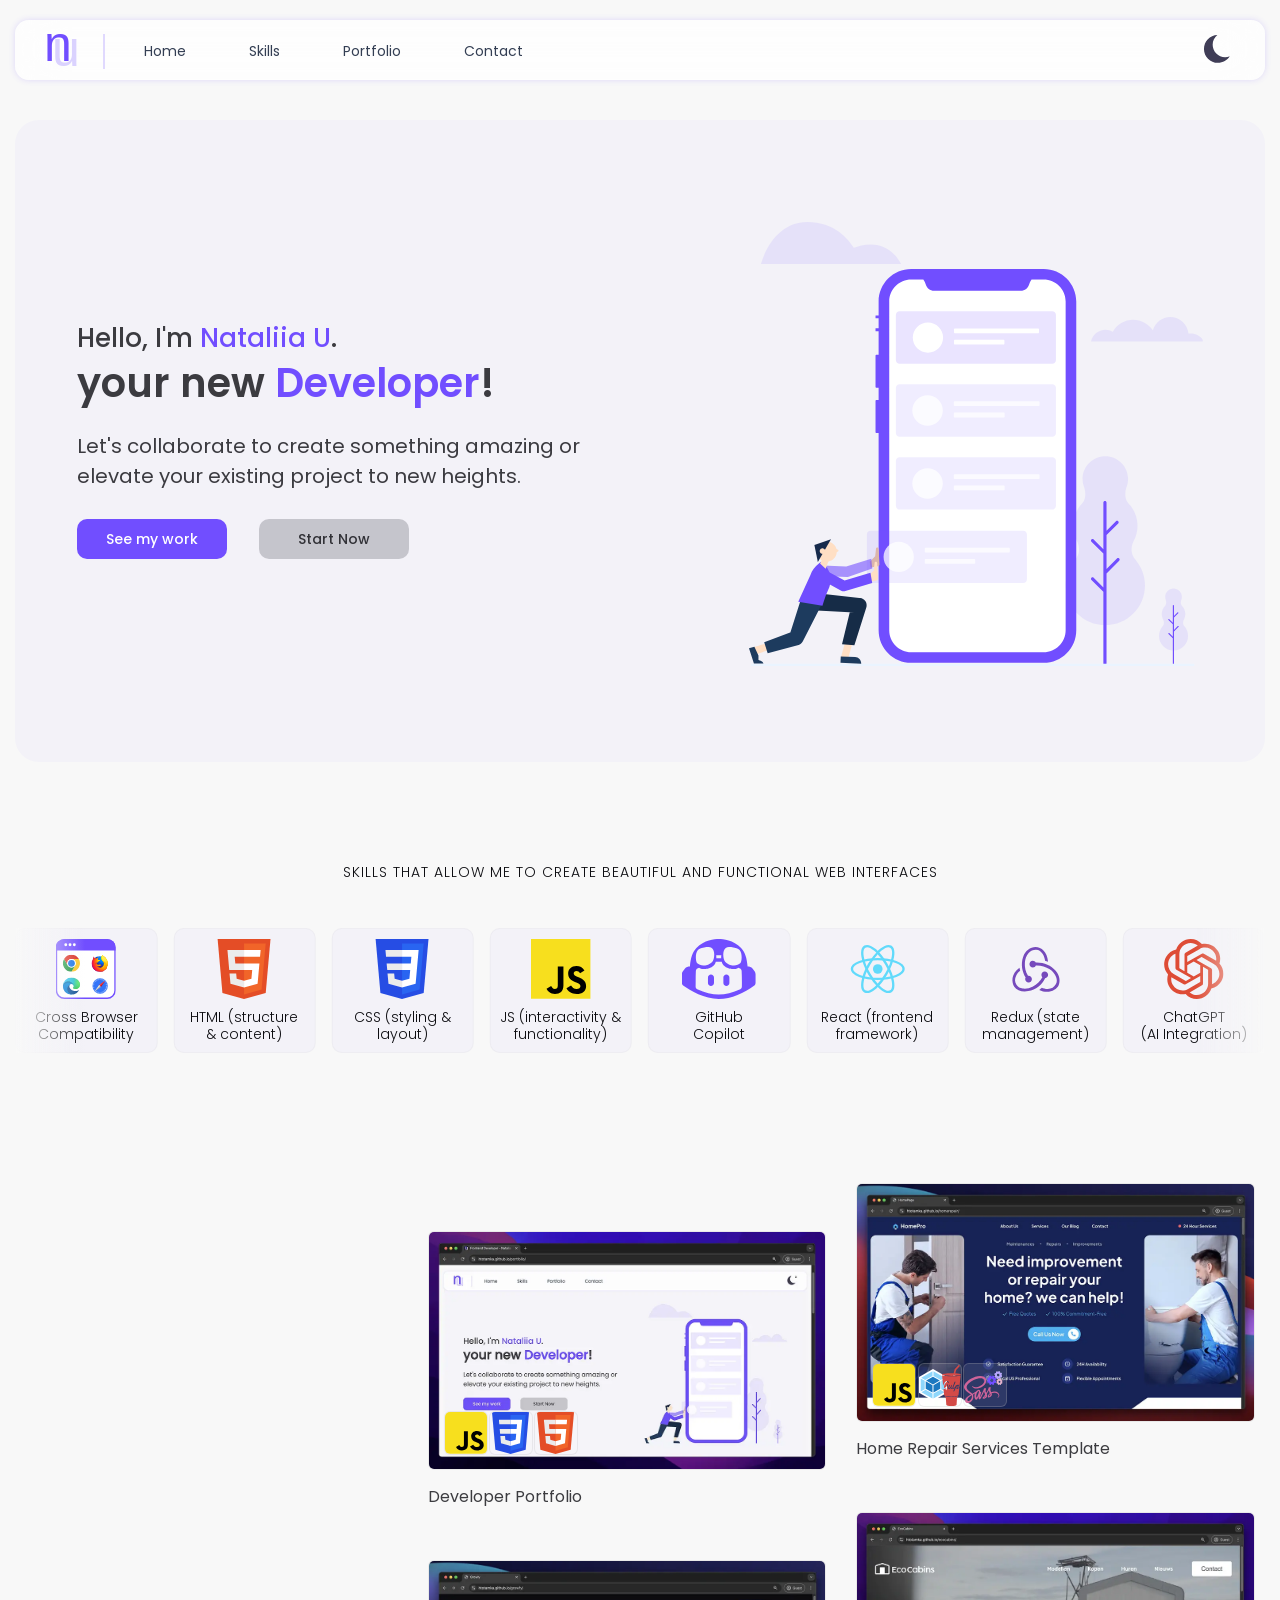
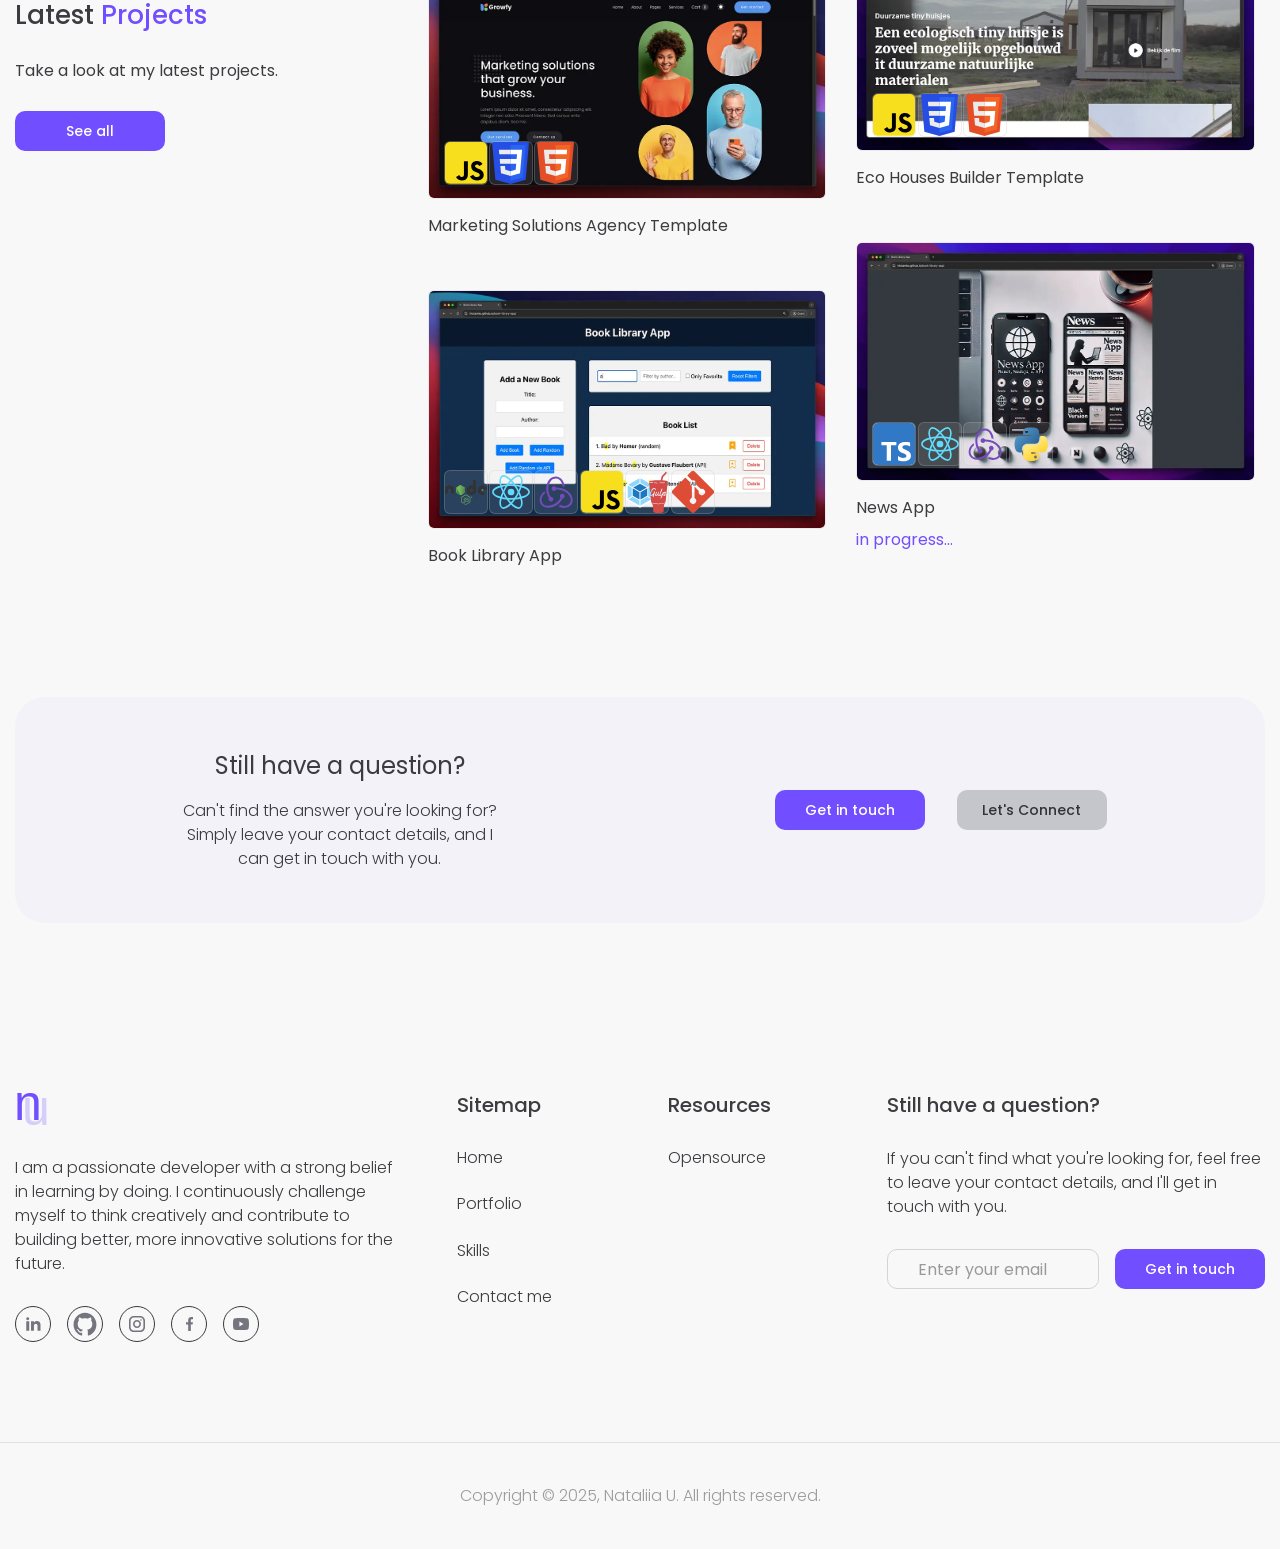
<file: index.html>
<!DOCTYPE html>
<html lang="en">
	<head>
		<meta charset="UTF-8" />
		<meta name="viewport" content="width=device-width, initial-scale=1.0" />
		<link rel="stylesheet" href="css/style.css" />
		<link rel="icon" href="favicon.ico" type="image/x-icon" />
		<link rel="icon" href="img/favicon/favicon.svg" type="image/svg+xml" />
		<link rel="apple-touch-icon" href="img/favicon/apple-touch-icon.png" />
		<link rel="manifest" href="img/favicon/site.webmanifest" />
		<title>Frontend Developer - Natalia U.</title>
	</head>
	<body>
		<div class="wrapper">
			<header class="header">
				<div class="header__container">
					<a href="#" class="main-footer__logo">
						<img class="logo-dark" src="img/logo.svg" alt="Logo" />
						<img class="logo-light" src="img/logo-light.svg" alt="Logo"
					/></a>
					<nav class="header__menu menu">
						<div class="menu__body">
							<ul class="menu__list">
								<li class="menu__item">
									<a data-goto=".page__main" href="#" class="menu__link"
										>Home</a
									>
								</li>
								<li class="menu__item">
									<a data-goto=".page__skills" href="#" class="menu__link"
										>Skills</a
									>
								</li>
								<li class="menu__item">
									<a data-goto=".page__portfolio" href="#" class="menu__link"
										>Portfolio</a
									>
								</li>
								<li class="menu__item">
									<a data-goto=".page__start" href="#" class="menu__link"
										>Contact</a
									>
								</li>
							</ul>
						</div>
					</nav>
					<div class="header__action">
						<button type="button" class="header__theme"></button>
						<button type="button" class="header__reset"></button>
					</div>
					<button class="icon-menu" type="button">
						<span></span>
					</button>
				</div>
			</header>
			<main class="page">
				<section class="page__main main">
					<div class="main__container">
						<div class="main__body">
							<div class="main__content">
								<div class="main__header header-main">
									<h2 class="header-main__title _anim-items _anim-no-hide">
										Hello, I'm <span>Nataliia U</span>.
									</h2>
									<h1 class="header-main__subtitle">
										your new <span>Developer</span>!
									</h1>
									<div class="header-main__text _anim-items _anim-no-hide">
										<p>
											Let's collaborate to create something amazing or elevate
											your existing project to new heights.
										</p>
									</div>
									<div class="header-main__actions">
										<a
											data-goto=".page__portfolio"
											href="#"
											class="header-main__button button"
											>See my work</a
										>
										<a
											data-goto=".page__start"
											href="#"
											class="header-main__button button button--dark"
											>Start Now</a
										>
									</div>
								</div>
							</div>
							<div class="main__images _anim-items _anim-no-hide">
								<img class="phone-dark" src="img/main/phone.svg" alt="image" />
								<img
									class="phone-light"
									src="img/main/phone-light.svg"
									alt="image"
								/>
							</div>
						</div>
					</div>
				</section>
				<section class="page__skills skills">
					<div class="skills__container">
						<h2 class="skills__title">
							skills that allow me to create beautiful and functional web
							interfaces
						</h2>
						<div class="skills__slider swiper">
							<div class="skills__wrapper skills__items swiper-wrapper">
								<div class="skills__item swiper-slide">
									<div class="skills__image">
										<img src="img/skills/animation.svg" alt="skills" />
										<div class="skills__caption">Web <br />Animation</div>
									</div>
								</div>
								<div class="skills__item swiper-slide">
									<div class="skills__image">
										<img src="img/skills/compatibility.svg" alt="skills" />
										<div class="skills__caption">
											Cross Browser <br />Compatibility
										</div>
									</div>
								</div>
								<div class="skills__item swiper-slide">
									<div class="skills__image">
										<img src="img/skills/html.svg" alt="skills" />
										<div class="skills__caption">
											HTML (structure <br />& content)
										</div>
									</div>
								</div>
								<div class="skills__item swiper-slide">
									<div class="skills__image">
										<img src="img/skills/css.svg" alt="skills" />
										<div class="skills__caption">
											CSS (styling & <br />layout)
										</div>
									</div>
								</div>
								<div class="skills__item swiper-slide">
									<div class="skills__image">
										<img src="img/skills/js.svg" alt="skills" />
										<div class="skills__caption">
											JS (interactivity & <br />functionality)
										</div>
									</div>
								</div>
								<div class="skills__item swiper-slide">
									<div class="skills__image">
										<img src="img/skills/copilot.svg" alt="skills" />
										<div class="skills__caption">GitHub<br />Copilot</div>
									</div>
								</div>
								<div class="skills__item swiper-slide">
									<div class="skills__image">
										<img src="img/skills/react.svg" alt="skills" />
										<div class="skills__caption">
											React (frontend <br />framework)
										</div>
									</div>
								</div>
								<div class="skills__item swiper-slide">
									<div class="skills__image">
										<img src="img/skills/redux.svg" alt="skills" />
										<div class="skills__caption">
											Redux (state <br />management)
										</div>
									</div>
								</div>
								<div class="skills__item swiper-slide">
									<div class="skills__image">
										<img src="img/skills/chatgpt.svg" alt="skills" />
										<div class="skills__caption">
											ChatGPT <br />(AI Integration)
										</div>
									</div>
								</div>
								<div class="skills__item swiper-slide">
									<div class="skills__image">
										<img src="img/skills/nodejs.svg" alt="skills" />
										<div class="skills__caption">Node.js<br />Backend</div>
									</div>
								</div>
								<div class="skills__item swiper-slide">
									<div class="skills__image">
										<img src="img/skills/typescript.svg" alt="skills" />
										<div class="skills__caption">
											TypeScript (JS <br />superset)
											<!--Development-->
										</div>
									</div>
								</div>
								<div class="skills__item swiper-slide">
									<div class="skills__image">
										<img src="img/skills/sass.svg" alt="skills" />
										<div class="skills__caption">
											CSS Preprocessors <br />(Sass/SCSS)
										</div>
									</div>
								</div>
								<div class="skills__item swiper-slide">
									<div class="skills__image">
										<img src="img/skills/figma.svg" alt="skills" />
										<div class="skills__caption">
											UI/UX Web Design<br />(Figma)
										</div>
									</div>
								</div>
								<div class="skills__item swiper-slide">
									<div class="skills__image">
										<img src="img/skills/git.svg" alt="skills" />
										<div class="skills__caption">
											Version Control <br />(Git)
										</div>
									</div>
								</div>
								<div class="skills__item swiper-slide">
									<div class="skills__image">
										<img src="img/skills/grid.svg" alt="skills" />
										<div class="skills__caption">CSS Grid &<br />Flexbox</div>
									</div>
								</div>
								<div class="skills__item swiper-slide">
									<div class="skills__image">
										<img src="img/skills/gulp.svg" alt="skills" />
										<div class="skills__caption">
											Build Tools (<br />Webpack, Gulp)
										</div>
									</div>
								</div>
								<div class="skills__item swiper-slide">
									<div class="skills__image">
										<img src="img/skills/responsiveimg.svg" alt="skills" />
										<div class="skills__caption">
											Responsive Media <br />& Images
										</div>
									</div>
								</div>
								<div class="skills__item swiper-slide">
									<div class="skills__image">
										<img src="img/skills/responsiveweb.svg" alt="skills" />
										<div class="skills__caption">
											Responsive Web <br />Design
										</div>
									</div>
								</div>
								<div class="skills__item swiper-slide">
									<div class="skills__image">
										<img src="img/skills/python.svg" alt="skills" />
										<div class="skills__caption">
											Python (backend <br />development)
										</div>
									</div>
								</div>
							</div>
						</div>
					</div>
				</section>
				<section class="page__portfolio portfolio">
					<div class="portfolio__container">
						<div class="portfolio__content">
							<div class="portfolio__header header-main">
								<h2 class="header-main__title _anim-items _anim-no-hide">
									Latest <span>Projects</span>
								</h2>
								<div class="header-main__text _anim-items _anim-no-hide">
									<p>Take a look at my latest projects.</p>
								</div>
								<div class="header-main__actions">
									<a
										data-goto=".page__skills"
										href="#"
										class="header-main__button button"
										>See all</a
									>
								</div>
							</div>
						</div>
						<div class="portfolio__items">
							<div class="portfolio__column _anim-items _anim-no-hide">
								<article class="portfolio__item item-portfolio">
									<a
										href="https://htotamka.github.io/portfolio/"
										target="_blank"
										class="item-portfolio__link"
									>
										<div class="item-portfolio__icon">
											<img src="img/portfolio/01.webp" alt="portfolio" />
											<div class="skill-icons">
												<img src="img/skills/js.svg" alt="JavaScript" />
												<img src="img/skills/css.svg" alt="CSS" />
												<img src="img/skills/html.svg" alt="HTML" />
											</div>
										</div>
										<h4 class="item-portfolio__title">Developer Portfolio</h4>
									</a>
								</article>
								<article class="portfolio__item item-portfolio">
									<a
										href="https://htotamka.github.io/growfy/"
										target="_blank"
										class="item-portfolio__link"
									>
										<div class="item-portfolio__icon">
											<img src="img/portfolio/02.webp" alt="portfolio" />
											<div class="skill-icons">
												<img src="img/skills/js.svg" alt="JavaScript" />
												<img src="img/skills/css.svg" alt="CSS" />
												<img src="img/skills/html.svg" alt="HTML" />
											</div>
										</div>
										<h4 class="item-portfolio__title">
											Marketing Solutions Agency Template
										</h4>
									</a>
								</article>
								<article class="portfolio__item item-portfolio">
									<a
										href="https://htotamka.github.io/book-library-app/"
										target="_blank"
										class="item-portfolio__link"
									>
										<div class="item-portfolio__icon">
											<img src="img/portfolio/05.webp" alt="portfolio" />
											<div class="skill-icons">
												<img src="img/skills/nodejs.svg" alt="Node.js" />
												<img src="img/skills/react.svg" alt="React" />
												<img src="img/skills/redux.svg" alt="Redux" />
												<img src="img/skills/js.svg" alt="JavaScript" />
												<img src="img/skills/gulp.svg" alt="Gulp" />
												<img src="img/skills/git.svg" alt="Git" />
											</div>
										</div>
										<h4 class="item-portfolio__title">Book Library App</h4>
									</a>
								</article>
							</div>
							<div class="portfolio__column _anim-items _anim-no-hide">
								<article class="portfolio__item item-portfolio">
									<a
										href="https://htotamka.github.io/homerepair/"
										target="_blank"
										class="item-portfolio__link"
									>
										<div class="item-portfolio__icon">
											<img src="img/portfolio/03.webp" alt="portfolio" />
											<div class="skill-icons">
												<img src="img/skills/js.svg" alt="JavaScript" />
												<img src="img/skills/gulp.svg" alt="Gulp" />
												<img src="img/skills/sass.svg" alt="Sass" />
											</div>
										</div>
										<h4 class="item-portfolio__title">
											Home Repair Services Template
										</h4>
									</a>
								</article>

								<article class="portfolio__item item-portfolio">
									<a
										href="https://htotamka.github.io/ecocabins/"
										target="_blank"
										class="item-portfolio__link"
									>
										<div class="item-portfolio__icon">
											<img src="img/portfolio/04.webp" alt="portfolio" />
											<div class="skill-icons">
												<img src="img/skills/js.svg" alt="JavaScript" />
												<img src="img/skills/css.svg" alt="CSS" />
												<img src="img/skills/html.svg" alt="HTML" />
											</div>
										</div>
										<h4 class="item-portfolio__title">
											Eco Houses Builder Template
										</h4>
									</a>
								</article>
								<article class="portfolio__item item-portfolio">
									<a
										href="https://news-app-h.vercel.app/"
										target="_blank"
										class="item-portfolio__link"
									>
										<div class="item-portfolio__icon">
											<img src="img/portfolio/06.webp" alt="portfolio" />
											<div class="skill-icons">
												<img src="img/skills/typescript.svg" alt="TypeScript" />
												<img src="img/skills/react.svg" alt="React" />
												<img src="img/skills/redux.svg" alt="Redux" />
												<img src="img/skills/python.svg" alt="Python" />
											</div>
										</div>
										<h4 class="item-portfolio__title">News App</h4>
										<div class="item-portfolio__soon">
											in progress...
										</div>
									</a>
								</article>
							</div>
						</div>
					</div>
				</section>
				<section class="page__start start _anim-items _anim-no-hide">
					<div class="start__container">
						<div class="start__body">
							<div class="start__column">
								<h2 class="start__title">Still have a question?</h2>
								<div class="start__text text">
									<p>
										Can't find the answer you're looking for? Simply leave your
										contact details, and I can get in touch with you.
									</p>
								</div>
							</div>
							<div class="start__column">
								<div class="start__actions">
									<a
										data-goto=".subscribe__input"
										href="#"
										class="start__button button"
										>Get in touch</a
									>
									<a
										data-goto=".subscribe__input"
										href="#"
										class="start__button button button--dark"
										>Let's Connect</a
									>
								</div>
							</div>
						</div>
					</div>
				</section>
			</main>
			<footer class="footer">
				<div class="footer__main main-footer">
					<div class="main-footer__container">
						<div class="main-footer__column">
							<a data-goto=".page__main" href="" class="main-footer__logo">
								<img
									data-goto=".page__main"
									class="logo-dark"
									src="img/logo.svg"
									alt="Logo" />
								<img
									data-goto=".page__main"
									class="logo-light"
									src="img/logo-light.svg"
									alt="Logo"
							/></a>
							<div class="main-footer__text text">
								<p>
									I am a passionate developer with a strong belief in learning
									by doing. I continuously challenge myself to think creatively
									and contribute to building better, more innovative solutions
									for the future.
								</p>
							</div>
							<div class="main-footer__social social">
								<a
									href="https://www.linkedin.com/in/natali-yurchenko-b9282b294/"
									class="social__link"
									><img src="img/social/01.svg" alt="Social"
								/></a>
								<a
									href="https://github.com/htotamka?tab=repositories"
									class="social__link"
									><img src="img/social/02.svg" alt="Social"
								/></a>
								<a
									href="https://www.instagram.com/htotamka/"
									class="social__link"
									><img src="img/social/05.svg" alt="Social"
								/></a>
								<a
									href="https://github.com/htotamka?tab=repositories"
									class="social__link"
									><img src="img/social/03.svg" alt="Social"
								/></a>
								<a
									href="https://www.linkedin.com/in/natali-yurchenko-b9282b294/"
									class="social__link"
									><img src="img/social/04.svg" alt="Social"
								/></a>
							</div>
						</div>
						<div class="main-footer__column">
							<div class="main-footer__label">Sitemap</div>
							<nav class="main-footer__menu menu-footer">
								<ul class="menu-footer__list">
									<li class="menu-footer__item">
										<a
											data-goto=".page__main"
											href="#"
											class="menu-footer__link"
											>Home</a
										>
									</li>
									<li class="menu-footer__item">
										<a
											data-goto=".page__portfolio"
											href="#"
											class="menu-footer__link"
											>Portfolio</a
										>
									</li>
									<li class="menu-footer__item">
										<a
											data-goto=".page__skills"
											href="#"
											class="menu-footer__link"
											>Skills</a
										>
									</li>
									<li class="menu-footer__item">
										<a
											data-goto=".subscribe__input"
											href="#"
											class="menu-footer__link"
											>Contact me</a
										>
									</li>
								</ul>
							</nav>
						</div>
						<div class="main-footer__column">
							<div class="main-footer__label">Resources</div>
							<nav class="main-footer__menu menu-footer">
								<ul class="menu-footer__list">
									<li class="menu-footer__item">
										<a
											href="https://github.com/htotamka?tab=repositories"
											class="menu-footer__link"
											>Opensource</a
										>
									</li>
								</ul>
							</nav>
						</div>
						<div class="main-footer__column">
							<div class="main-footer__label">Still have a question?</div>
							<div class="main-footer__text text">
								<p>
									If you can't find what you're looking for, feel free to leave
									your contact details, and I'll get in touch with you.
								</p>
							</div>
							<form action="#" class="subscribe">
								<input
									type="email"
									class="subscribe__input"
									placeholder="Enter your email"
								/>
								<button type="submit" class="subscribe__button button">
									Get in touch
								</button>
							</form>
						</div>
					</div>
				</div>
				<div class="footer__bottom bottom-footer">
					<div class="bottom-footer__container">
						<div class="bottom-footer__copy">
							Copyright © 2025, Nataliia U. All rights reserved.
						</div>
					</div>
				</div>
			</footer>
		</div>
		<script src="js/swiper-bundle.min.js"></script>
		<script src="js/script.js"></script>
	</body>
</html>
</file>
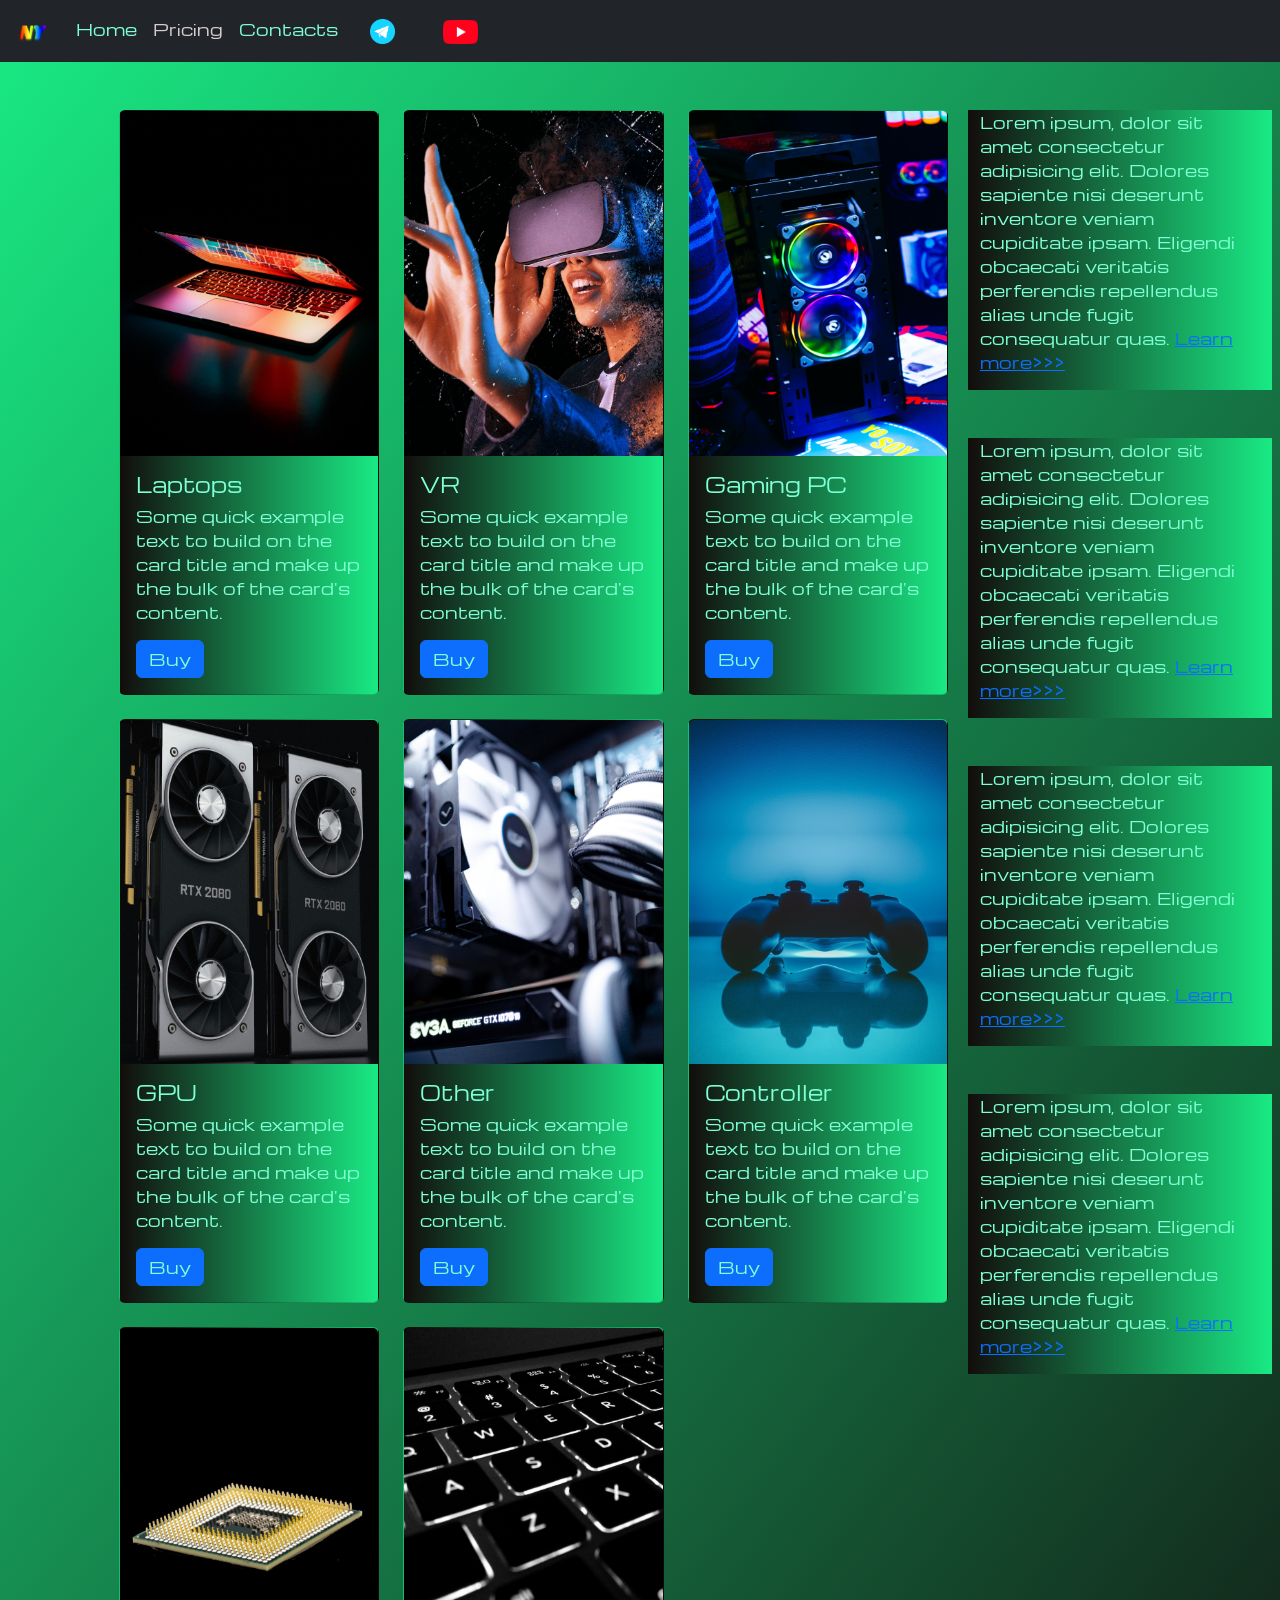
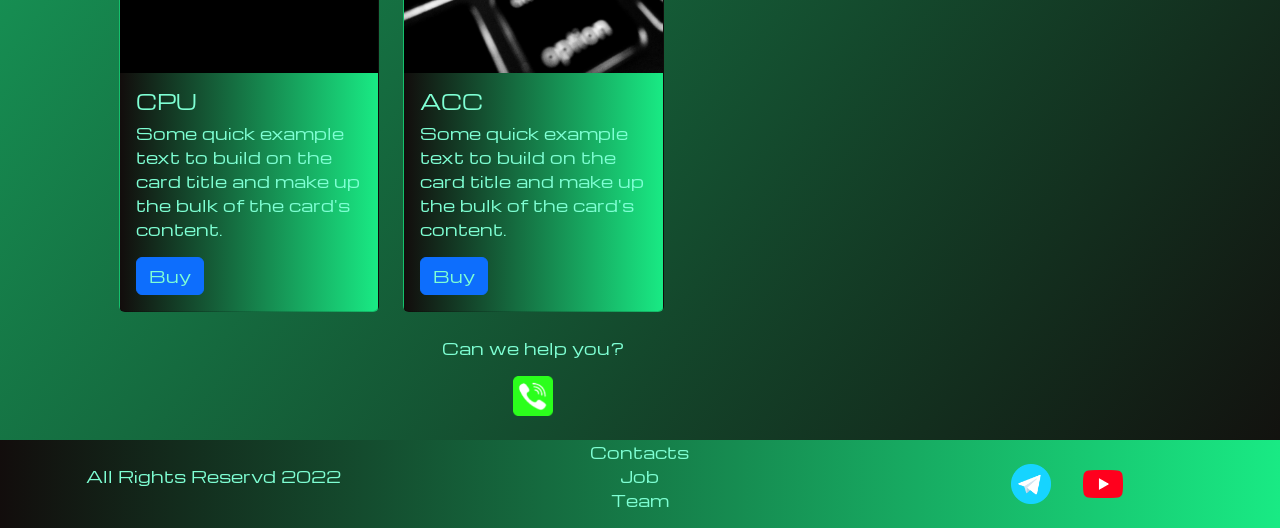
<file: pricing.html>
<!DOCTYPE html>
<html lang="en">
  <head>
    <meta charset="UTF-8" />
    <meta http-equiv="X-UA-Compatible" content="IE=edge" />
    <meta name="viewport" content="width=device-width, initial-scale=1.0" />
    <title>Document</title>
    <link
      href="https://cdn.jsdelivr.net/npm/bootstrap@5.2.3/dist/css/bootstrap.min.css"
      rel="stylesheet"
      integrity="sha384-rbsA2VBKQhggwzxH7pPCaAqO46MgnOM80zW1RWuH61DGLwZJEdK2Kadq2F9CUG65"
      crossorigin="anonymous"
    />
    <link rel="stylesheet" href="source/styles/mycss.css" />
  </head>
  <body>
    <header>
      <nav class="navbar navbar-expand-lg bg-dark">
        <div class="container-fluid">
          <a class="navbar-brand" href="/"
            ><img src="/source/files/NY.png" alt=""
          /></a>
          <button
            class="navbar-toggler"
            type="button"
            data-bs-toggle="collapse"
            data-bs-target="#navbarNav"
            aria-controls="navbarNav"
            aria-expanded="false"
            aria-label="Toggle navigation"
          >
            <span class="navbar-toggler-icon"></span>
          </button>
          <div class="collapse navbar-collapse" id="navbarNav">
            <ul class="navbar-nav">
              <li class="nav-item">
                <a class="nav-link" aria-current="page" href="/"
                  >Home</a
                >
              </li>
              <li class="nav-item">
                <a class="nav-link active" href="pricing.html">Pricing</a>
              </li>
              <li class="nav-item">
                <a class="nav-link" href="pricing.html">Contacts</a>
              </li>
              <li class="nav-item">
                <a class="nav-link" href="pricing.html">
                  <img
                    style="width: 25px; margin-inline: 1em"
                    src="source/images/tg.png"
                    alt="..."
                  />
                </a>
              </li>
              <li class="nav-item">
                <a class="nav-link" href="pricing.html">
                    <img
                    style="width: 35px; margin-inline: 1em"
                    src="source/images/yt.png"
                    alt="..."
                  />
      
                </a>
              </li>
            </ul>
          </div>
        </div>
      </nav>
    </header>

    <section>
      <div class="container-fluid mt-4">
        <div class="row">
          <div class="col-lg-1">

          </div>
          <div class="col-lg-8 col-md-12">
            <div class="row">
              <div class="col-lg-4 col-md-6 mt-4">
                <div class="card">
                  <a href="#">
                    <img
                      src="source/images/laptop.png"
                      class="card-img-top"
                      alt="Laptop"
                    />
                  </a>
                  <div class="card-body">
                    <h5 class="card-title"><a href="#">Laptops</a></h5>
                    <p class="card-text">
                      <a href="#">
                        Some quick example text to build on the card title and
                        make up the bulk of the card's content.
                      </a>
                    </p>
                    <a href="#" class="btn btn-primary">Buy</a>
                  </div>
                </div>
              </div>
              <div class="col-lg-4 col-md-6 mt-4">
                <div class="card">
                  <img
                    src="source/images/vr.png"
                    class="card-img-top"
                    alt="VR"
                  />
                  <div class="card-body">
                    <h5 class="card-title">VR</h5>
                    <p class="card-text">
                      Some quick example text to build on the card title and
                      make up the bulk of the card's content.
                    </p>
                    <a href="#" class="btn btn-primary">Buy</a>
                  </div>
                </div>
              </div>
              <div class="col-lg-4 col-md-6 mt-4">
                <div class="card">
                  <img
                    src="source/images/gaming pc.png"
                    class="card-img-top"
                    alt="Gaming PC"
                  />
                  <div class="card-body">
                    <h5 class="card-title">Gaming PC</h5>
                    <p class="card-text">
                      Some quick example text to build on the card title and
                      make up the bulk of the card's content.
                    </p>
                    <a href="#" class="btn btn-primary">Buy</a>
                  </div>
                </div>
              </div>
              <div class="col-lg-4 col-md-6 mt-4">
                <div class="card">
                  <img
                    src="source/images/gpu.png"
                    class="card-img-top"
                    alt="Gaming PC"
                  />
                  <div class="card-body">
                    <h5 class="card-title">GPU</h5>
                    <p class="card-text">
                      Some quick example text to build on the card title and
                      make up the bulk of the card's content.
                    </p>
                    <a href="#" class="btn btn-primary">Buy</a>
                  </div>
                </div>
              </div>
              <div class="col-lg-4 col-md-6 mt-4">
                <div class="card">
                  <img
                    src="source/images/other.png"
                    class="card-img-top"
                    alt="Gaming PC"
                  />
                  <div class="card-body">
                    <h5 class="card-title">Other</h5>
                    <p class="card-text">
                      Some quick example text to build on the card title and
                      make up the bulk of the card's content.
                    </p>
                    <a href="#" class="btn btn-primary">Buy</a>
                  </div>
                </div>
              </div>
              <div class="col-lg-4 col-md-6 mt-4">
                <div class="card">
                  <img
                    src="source/images/controller.png"
                    class="card-img-top"
                    alt="Gaming PC"
                  />
                  <div class="card-body">
                    <h5 class="card-title">Controller</h5>
                    <p class="card-text">
                      Some quick example text to build on the card title and
                      make up the bulk of the card's content.
                    </p>
                    <a href="#" class="btn btn-primary">Buy</a>
                  </div>
                </div>
              </div>
              <div class="col-lg-4 col-md-6 mt-4">
                <div class="card">
                  <img
                    src="source/images/cpu.png"
                    class="card-img-top"
                    alt="Gaming PC"
                  />
                  <div class="card-body">
                    <h5 class="card-title">CPU</h5>
                    <p class="card-text">
                      Some quick example text to build on the card title and
                      make up the bulk of the card's content.
                    </p>
                    <a href="#" class="btn btn-primary">Buy</a>
                  </div>
                </div>
              </div>
              <div class="col-lg-4 col-md-6 mt-4">
                <div class="card">
                  <img
                    src="source/images/acc.png"
                    class="card-img-top"
                    alt="Gaming PC"
                  />
                  <div class="card-body">
                    <h5 class="card-title">ACC</h5>
                    <p class="card-text">
                      Some quick example text to build on the card title and
                      make up the bulk of the card's content.
                    </p>
                    <a href="#" class="btn btn-primary">Buy</a>
                  </div>
                </div>
              </div>

            </div>
            

            <div class="col-lg-12 col-md-12 text-center mt-4">
              <p>Can we help you?</p>
            </div>
            <div class="col-lg-12 col-md-12 text-center">
              <img class="call-anim"
            style="width: 40px;"
            src="source/images/phone.png"
            alt="..."
          />
            </div>
          </div>
          <div class="col-lg-3 col-md-12">
            <div class="row px-2">
              <div class="col-lg-12 sidebar my-4">
                <p>Lorem ipsum, dolor sit amet consectetur adipisicing elit. Dolores sapiente nisi deserunt inventore veniam cupiditate ipsam. Eligendi obcaecati veritatis perferendis repellendus alias unde fugit consequatur quas. <a href="#">Learn more>>></a></p>
              </div>
              <div class="col-lg-12 sidebar my-4">
                <p>Lorem ipsum, dolor sit amet consectetur adipisicing elit. Dolores sapiente nisi deserunt inventore veniam cupiditate ipsam. Eligendi obcaecati veritatis perferendis repellendus alias unde fugit consequatur quas. <a href="#">Learn more>>></a></p>
              </div>
              <div class="col-lg-12 sidebar my-4">
                <p>Lorem ipsum, dolor sit amet consectetur adipisicing elit. Dolores sapiente nisi deserunt inventore veniam cupiditate ipsam. Eligendi obcaecati veritatis perferendis repellendus alias unde fugit consequatur quas. <a href="#">Learn more>>></a></p>
              </div>
              <div class="col-lg-12 sidebar my-4">
                <p>Lorem ipsum, dolor sit amet consectetur adipisicing elit. Dolores sapiente nisi deserunt inventore veniam cupiditate ipsam. Eligendi obcaecati veritatis perferendis repellendus alias unde fugit consequatur quas. <a href="#">Learn more>>></a></p>
              </div>

            </div>
          </div>
        </div>
      </div>
    </section>

    <footer class="mt-4">
      <div class="container-fluid">
        <div class="row">
          <div class="col-lg-4 col-md-12 footer-text text-center">
            <p>All Rights Reservd 2022</p>
          </div>
          <div class="col-lg-4 col-md-12 footer-text text-center">
            <p>Contacts<br />Job<br />Team</p>
          </div>
          <div class="col-lg-4 col-md-12 media-links">
            <img style="width: 40px; margin-inline: 1em;" src="source/images/tg.png" alt="...">
            <img style="width: 40px; margin-inline: 1em;" src="source/images/yt.png" alt="...">
          </div>
        </div>
      </div>

    </footer>

    <script
      src="https://cdn.jsdelivr.net/npm/bootstrap@5.2.3/dist/js/bootstrap.bundle.min.js"
      integrity="sha384-kenU1KFdBIe4zVF0s0G1M5b4hcpxyD9F7jL+jjXkk+Q2h455rYXK/7HAuoJl+0I4"
      crossorigin="anonymous"
    ></script>
  </body>
</html>
</file>
<file: css/style.css>
@import url('reset.css');

@import url('https://fonts.googleapis.com/css?family=Poppins:300,regular,500&display=swap');

@import url('swiper-bundle.min.css');

body {
	background-color: #030711;
	color: #9c9c9c;
	font-family: 'Poppins';
	font-weight: 300;
	transition: background-color 0.3s ease 0s, color 0.3s ease 0s;
}
.wrapper {
	min-height: 100%;
	display: flex;
	flex-direction: column;
	overflow: clip;
}
/*-----------------------------*/
[class*='__container'] {
	max-width: 1310px;
	margin: 0 auto;
	padding: 0 15px;
}
/*-----------------------------*/
.page {
	flex: 1 1 auto;
}
.page__main {
}
.page__skills {
}
.page__portfolio {
}
.page__why {
}
.page__advantages {
}
.page__testimonials {
}
.page__blog {
}
.page__start {
	margin-bottom: 100px;
}
@media (max-width: 991.98px) {
	.page__start {
		margin-bottom: 50px;
	}
}
/*-----------------------------*/
.button {
	position: relative;
	display: inline-block;
	text-align: center;
	padding: 10px 15px;
	border-radius: 10px;
	color: #fff;
	background-color: #714eff;
	font-size: 14px;
	font-weight: 500;
	line-height: 1.43;
	min-width: 150px;
	transform: translate(0, 0);
	transition: all 0.4s ease 0.2s;
}
@media (any-hover: hover) {
	.button:hover {
		transform: translate(-3px, -6px);
		-webkit-box-shadow: 3px 6px 0px #504666;
		box-shadow: 3px 6px 0px #504666;
		background-color: #8e72ff;
		transition: all 0.3s ease 0s;
	}
}
.button:active {
	transform: translate(-1px, -2px);
	transition: all 0.1s ease 0s;
	-webkit-box-shadow: 1px 2px 0px #504666;
	box-shadow: 1px 2px 0px #504666;
}
@media (hover: none) {
	.button:active {
		background-color: #8e72ff;
	}
}
.button--dark {
	background: rgba(129, 129, 139, 0.2);
}
html.light .button--dark {
	background: rgba(129, 129, 139, 0.4);
	color: rgba(13, 13, 17, 0.8);
}
.button--dark:hover {
	background-color: rgba(216, 216, 216, 0.2);
}
html.light .button--dark:hover {
	background-color: rgba(51, 51, 54, 0.4);
}
/*-----------------------------*/
.header-main__title {
	font-size: 26px;
	font-weight: 500;
	line-height: 1.2; /* 61/51 */
	color: #ededed;
	position: relative;

	transform: translate(0px, 120%);
	opacity: 0;
	transition: all 0.8s ease 0s;
}
.header-main__subtitle {
	color: #ededed;
	font-size: 40px;
	font-weight: 600;
}
.header-main__title span,
.header-main__subtitle span {
	color: #714eff;
}
.header-main__subtitle:not(:last-child) {
	margin-bottom: 28px;
}

.header-main__title._active {
	transform: translate(0px, 0px);
	opacity: 1;
}
html.light .header-main__title {
	color: rgba(13, 13, 17, 0.8);
}
html.light .header-main__subtitle {
	color: rgba(13, 13, 17, 0.8);
}
.header-main__title:not(:last-child) {
	margin-bottom: 28px;
}
/*-----------------------------*/
.header-main__text {
	line-height: 1.5; /* 24/16 */
	font-weight: 400;
	transform: translate(0px, 120%);
	opacity: 0;
	transition: all 0.8s ease 0s;
}
.header-main__text._active {
	transform: translate(0px, 0px);
	opacity: 1;
	transition: all 0.8s ease 0.4s;
}
html.light .header-main__text {
	color: rgba(13, 13, 17, 0.8);
}
.header-main__text:not(:last-child) {
	margin-bottom: 28px;
	color: #e2e2e2;
}
.header-main__body {
	display: flex;
	justify-content: space-between;
	gap: 20px;
}
.main__header .header-main__text {
	font-size: 20px;
}
.header-main__body .header-main__text {
	margin: 0;
}
.header-main__body .header-main__actions {
	align-self: flex-end;
	flex: 0 0 auto;
}
.header-main__body .header-main__title {
	max-width: none;
}
.header-main__body .header-main__text {
	max-width: 740px;
}
/*-----------------------------*/
.header-main__actions {
	display: flex;
	column-gap: 32px;
	row-gap: 15px;
}
/*-----------------------------*/
@media (max-width: 991.98px) {
	.header-main__title {
		font-size: 20px;
	}
	.header-main__subtitle {
		font-size: 28px;
	}
	.main__header .header-main__text {
		font-size: 18px;
	}
}
@media (max-width: 767.98px) {
	.header-main__title {
		font-size: 24px;
	}
	.header-main__subtitle {
		font-size: 36px;
	}
	.main__header .header-main__text {
		font-size: 20px;
	}

	.header-main__title:not(:last-child) {
		margin-bottom: 15px;
	}
	.header-main__text:not(:last-child) {
		margin-bottom: 15px;
	}
	.header-main__body {
		flex-direction: column;
		gap: 0;
	}
	.header-main__body .header-main__actions {
		align-self: flex-start;
	}
}
@media (max-width: 479.98px) {
	.header-main__actions {
		flex-direction: column;
	}
	.header-main__title {
		font-size: 20px;
	}
	.header-main__subtitle {
		font-size: 25px;
	}
	.main__header .header-main__text {
		font-size: 14px;
	}
	.header-main__text {
		font-size: 16px;
	}
}
/*-----------------------------*/
.text {
	color: #81818b;
	line-height: 1.5; /* 24/16 */
}
html.light .text {
	color: rgba(13, 13, 17, 0.8);
}
/*-----------------------------*/
.header {
	position: fixed;
	width: calc(100% - 30px);
	max-width: 1310px;
	padding: 0 15px;
	top: 20px;
	z-index: 2;
	border-radius: 14px;
	-webkit-backdrop-filter: blur(24px);
	backdrop-filter: blur(24px);
	background-color: rgba(1, 14, 33, 0.35);
	box-shadow: 0 0 0 1px hsla(0, 0%, 74%, 0.25);
	overflow: hidden;
	left: 50%;
	transform: translateX(-50%);
}
html.light .header {
	background-color: hsla(0, 0%, 100%, 0.75);
	box-shadow: 0 0 6px #714eff30;
}
.header::before {
	content: '';
	position: absolute;
	top: 0;
	left: 0;
	bottom: 0;
	right: 0;
	background-color: #15033b;
	border-radius: inherit;
	opacity: 0.5;
	z-index: -1;
}
html.light .header::before {
	display: none;
}
.header__container {
	display: flex;
	height: 60px;
	padding-top: 14px;
	padding-bottom: 5px;
	transition: height 0.3s ease 0s;
}
.header__logo {
}
.header__menu {
	flex: 1 1 auto;
	display: flex;
}
.header__menu::before {
	content: '';
	width: 2px;
	height: 35px;
	background-color: rgba(234, 236, 240, 0.15);
	margin-left: 25px;
}
html.light .header__menu::before {
	content: '';
	width: 2px;
	height: 35px;
	background-color: #714eff35;
	margin-left: 25px;
}
.menu {
}
.menu__body {
	padding-left: 25px;
}
.menu__list {
	display: flex;
	flex-wrap: wrap;
	column-gap: 35px;
	row-gap: 3px;
}
.menu__item {
}
.menu__link {
	display: block;
	border-radius: 10px;
	padding: 6px 14px;
	font-size: 14px;
	font-weight: 400;
	line-height: 1.62;
	color: #fff;
	transition: all 0.3s ease 0s;
}
html.light .menu__link {
	color: #333e53;
}
@media (any-hover: hover) {
	.menu__link:hover {
		border-radius: 10px;
		background-color: #714eff30;
		transition: all 0.5s ease 0s;
	}
	html.light .menu__link:hover {
		background-color: #714eff15;
		color: #714eff;
	}
}
.menu__link:active {
	border-radius: 10px;
	background-color: #714eff30;
}
html.light .menu__link:active {
	background-color: #714eff15;
	color: #714eff;
}
.icon-menu {
	display: none;
}

.header__logo,
.header__theme {
	position: relative;
	z-index: 5;
}
/*--BURGER MENU--*/
@media (max-width: 767.98px) {
	.header__container {
		column-gap: 24px;
	}
	.header__logo {
		margin-top: -1px;
	}
	.icon-menu {
		display: block;
		flex: 0 0 30px;
		height: 18px;
		cursor: pointer;
		position: relative;
		z-index: 5;
		top: 7px;
	}
	.icon-menu span,
	.icon-menu::before,
	.icon-menu::after {
		content: '';
		position: absolute;
		right: 0;
		width: 100%;
		height: 2px;
		background-color: #fff;
		transition: all 0.3s ease 0s;
	}
	html.light .icon-menu span,
	html.light .icon-menu::before,
	html.light .icon-menu::after {
		background-color: #714eff;
	}
	.icon-menu::before {
		top: 0px;
	}
	.icon-menu::after {
		bottom: 0px;
	}
	.icon-menu span {
		top: calc(50% - 1px);
	}
	.menu-opened .icon-menu span {
		width: 0;
	}
	.menu-opened .icon-menu::before {
		top: calc(50% - 1px);
		transform: rotate(-45deg);
	}
	.menu-opened .icon-menu::after {
		bottom: calc(50% - 1px);
		transform: rotate(45deg);
	}
	.header__menu::before {
		display: none;
	}
	.menu__body {
		position: fixed;
		width: 100%;
		height: 100%;
		top: 0;
		right: -100%;
		padding: 70px 15px 30px 15px;
		overflow: auto;
		z-index: 5;
		transition: right 0.6s ease 0.2s;
	}
	.menu__list {
		row-gap: 10px;
		flex-direction: column;
		text-align: center;
		align-items: stretch;
	}
	.menu__link {
		font-size: 32px;
		padding: 0px 0px;
	}
	.menu-opened .menu__body {
		right: 0;
	}
	.menu-opened .header__container {
		height: 420px;
		transition: height 0.4s ease 0s;
	}
}
/*-----------------------------*/
.main {
	padding-top: 120px;
	padding-bottom: 50px;
}
.main__container {
}
.main__body {
	display: flex;
	gap: 32px;
	padding: 6rem 3.875rem;
	background-color: hsla(0, 0%, 100%, 0.02);
	border-radius: 24px;
}
html.light .main__body {
	background-color: #714eff08;
}
.main__content {
	flex: 0 1 50%;
	align-self: center;
}
.main__header {
}
.main__header .header-main__title:not(:last-child) {
	margin-bottom: 8px;
}
.main__actions {
}
.main__button {
}
.main__images {
	display: flex;
	justify-content: flex-end;
	transform: scale(0);
	transition: all 1.2s ease 0s;
	flex: 0 1 50%;
}
.phone-light {
	display: none;
}
html.light .phone-light {
	display: block;
}
html.light .phone-dark {
	display: none;
}
.main__images._active {
	transform: scale(1);
}
.main__images img {
	max-width: 100%;
}
@media (max-width: 991.98px) {
	.main {
		padding-top: 110px;
		padding-bottom: 30px;
	}
}
@media (max-width: 767.98px) {
	.main__content {
		text-align: center;
		justify-content: center;
	}
	.main__body {
		align-items: center;
		padding: 3rem 1rem;
	}
	.header-main__actions {
		justify-content: center;
	}
	.main {
		padding-top: 110px;
		padding-bottom: 30px;
	}
	.main__body {
		flex-direction: column;
	}
	.main__content {
		align-self: stretch;
	}
}
/*-----------------------------*/
.skills {
	padding-top: 50px;
	padding-bottom: 50px;
}
.skills__container {
}
.skills__title {
	text-transform: uppercase;
	color: #fff;
	text-align: center;
	letter-spacing: 1px;
	font-size: 14px;
	line-height: 1.57; /* 22/14 */
	margin-bottom: 44px;
}
html.light .skills__title {
	color: rgba(13, 13, 17);
}
.skills__slider {
}
.skills__slider::after,
.skills__slider::before {
	content: '';
	position: absolute;
	background: linear-gradient(90deg, #030711 8%, rgba(0, 0, 0, 0) 100%);
	top: -10px;
	height: 160px;
	width: 80px;
	z-index: 5;
}
.skills__slider::after {
	right: -10px;
	transform: rotate(180deg);
}
.skills__slider::before {
	left: -10px;
}
html.light .skills__slider::after,
html.light .skills__slider::before {
	background: linear-gradient(90deg, #f8f8f8 8%, rgba(0, 0, 0, 0) 100%);
}
.swiper-wrapper {
	-webkit-transition-timing-function: linear;
	transition-timing-function: linear;
}
.skills__item {
	display: flex;
	height: 125px;
	text-align: center;
	justify-content: center;
	border-radius: 10px;
	background: rgba(129, 129, 139, 0.1);
	border: 1px solid #bdbdbd1a;
	padding-top: 10px;
}
.skills__item:hover {
	background-color: rgba(225, 225, 227, 0.1);
}
html.light .skills__item {
	background-color: #714eff08;
}

html.light .skills__item:hover {
	background-color: #714eff10;
}

.skills__image {
}
.skills__image img {
	height: 60px;
}
.skills__caption {
	padding-top: 10px;
	font-size: 14px;
	color: #fff;
	line-height: 1.25;
}
html.light .skills__caption {
	color: rgba(13, 13, 17);
}
@media (max-width: 991.98px) {
	.skills {
		padding-top: 30px;
		padding-bottom: 30px;
	}
	.skills__title {
		margin-bottom: 30px;
	}
}
@media (max-width: 767.98px) {
	.skills {
		padding-top: 20px;
		padding-bottom: 20px;
	}
	.skills__title {
		margin-bottom: 20px;
	}
}
/*-----------------------------*/
.portfolio {
	padding-top: 70px;
	padding-bottom: 70px;
}
.portfolio__container {
	display: flex;
	gap: 32px;
}
.item-portfolio__link {
}
.portfolio__content {
	flex: 0 1 35%;
	align-self: center;
}
.portfolio__header .header-main__title {
	transform: translate(-120%, 0px);
}
.header-main__title._active {
	transform: translate(0px, 0px);
	transition: all 1.5s ease 0s;
}
.portfolio__items {
	flex: 0 1 80%;
	display: flex;
	gap: 10px;
	justify-content: center;
}
.portfolio__column {
}
.portfolio__column:first-child {
	padding-top: 48px;
}
.portfolio__item {
}
.portfolio__item:not(:last-child) {
	margin-bottom: 32px;
}
.item-portfolio {
	padding: 10px;
	transform: translate(200%, 0px);
	opacity: 0;
	border-radius: 8px;
}
@media (any-hover: hover) {
	.item-portfolio:hover {
		background-color: rgba(129, 129, 139, 0.1);
	}
	html.light .item-portfolio:hover {
		background-color: #714eff15;
		color: #714eff;
	}
}
.item-portfolio:active {
	background-color: rgba(129, 129, 139, 0.1);
}
html.light .item-portfolio:active {
	background-color: #714eff15;
	color: #714eff;
}

.portfolio__column._active:nth-child(1) .item-portfolio:nth-child(1) {
	transform: translate(0px, 0px);
	opacity: 1;
	transition: transform 1.5s ease 0s, background-color 0.5s ease 0s;
}
.portfolio__column._active:nth-child(2) .item-portfolio:nth-child(1) {
	transform: translate(0px, 0px);
	opacity: 1;
	transition: transform 1.5s ease 0.2s;
}

.portfolio__column._active:nth-child(1) .item-portfolio:nth-child(3) {
	transform: translate(0px, 0px);
	opacity: 1;
	transition: transform 1.5s ease 0.6s;
}

.portfolio__column._active:nth-child(1) .item-portfolio:nth-child(2) {
	transform: translate(0px, 0px);
	opacity: 1;
	transition: transform 1.5s ease 0.4s;
}
.portfolio__column._active:nth-child(2) .item-portfolio:nth-child(2) {
	transform: translate(0px, 0px);
	opacity: 1;
	transition: transform 1.5s ease 0.8s;
}

.portfolio__column._active:nth-child(2) .item-portfolio:nth-child(3) {
	transform: translate(0px, 0px);
	opacity: 1;
	transition: transform 1.5s ease 1s;
}

.item-portfolio__icon {
	position: relative;
}

.skill-icons {
	position: absolute;
	bottom: 6%;
	left: 4%;
	display: flex;
	gap: 3%;
	z-index: 2;
	
	width: 100%;
	max-width: 12%;
	height: auto;
}

.skill-icons img {
	
}



.item-portfolio__soon {
	font-weight: 400;
	line-height: 1.42;
	color: #714eff;
}

.item-portfolio__icon img {
	width: 100%;
	height: auto;
	background-color: hsla(0, 0%, 100%, 0.1);
	border-radius: 6px;
	border: 0.5px solid hsla(0, 0%, 74%, 0.25);
	max-width: 100%;
	aspect-ratio: auto 312 / 176;
}
.item-portfolio__icon:not(:last-child) {
	margin-bottom: 16px;
}
.item-portfolio__title {
	font-weight: 400;
	color: #e4e4e4;
	line-height: 1.42; /* 27/19 */
}
html.light .item-portfolio__title {
	color: rgba(13, 13, 17, 0.8);
}
.item-portfolio__title:not(:last-child) {
	margin-bottom: 10px;
}
.item-portfolio__text {
}

@media (max-width: 1100px) {
	.portfolio__container {
		flex-direction: column;
	}
	.portfolio__content {
		text-align: center;
	}
	.portfolio__content .header-main__actions {
		justify-content: center;
	}

	.portfolio__header .header-main__title,
	.portfolio__header .header-main__text {
		max-width: none;
	}
}
@media (max-width: 991.98px) {
	.portfolio {
		padding-top: 50px;
		padding-bottom: 50px;
	}
}
@media (max-width: 767.98px) {
	.portfolio {
		padding-top: 30px;
		padding-bottom: 30px;
	}
}
@media (max-width: 620px) {
	.portfolio__items {
		flex-direction: column;
		gap: 20px;
	}
	.portfolio__column:first-child {
		padding-top: 0px;
	}
	.portfolio__item:not(:last-child) {
		margin-bottom: 20px;
	}
}
/*-----------------------------*/
.start {
	padding-top: 50px;
}
.start__container {
	transform: translate(120%, 0px);
	opacity: 0;
}
.start._active .start__container {
	transform: translate(0px, 0px);
	opacity: 1;
	transition: all 1.5s ease 0s;
}
.start__body {
	display: flex;
	column-gap: 32px;
	border-radius: 30px;
	background-color: #714eff08;
	padding: 52px 40px;
	align-items: center;
}
.start__column {
	flex: 0 1 50%;
	text-align: center;
}
.start__title {
	font-size: 24px;
	font-weight: 400;
	line-height: 1.4; /* 45/32 */
	color: #fff;
}
html.light .start__title {
	color: rgba(13, 13, 17, 0.8);
}
.start__title:not(:last-child) {
	margin-bottom: 16px;
}
.start__text {
	max-width: 340px;
	display: inline-block;
}
.start__actions {
	display: flex;
	justify-content: center;
	column-gap: 32px;
	row-gap: 20px;
}
.start__button {
}
@media (max-width: 991.98px) {
	.start__body {
		align-items: stretch;
		flex-direction: column;
		row-gap: 30px;
	}
	.start {
		padding-top: 40px;
	}
}
@media (max-width: 767.98px) {
	.start {
		padding-top: 10px;
	}
}

@media (max-width: 479.98px) {
	.start__actions {
		flex-direction: column;
	}
}
/*-----------------------------*/
.footer {
}
.footer__main {
	padding-top: 70px;
	padding-bottom: 100px;
}
@media (max-width: 991.98px) {
	.footer__main {
		padding-top: 50px;
		padding-bottom: 70px;
	}
}
@media (max-width: 767.98px) {
	.footer__main {
		padding-top: 30px;
		padding-bottom: 40px;
	}
}
.main-footer {
}
.main-footer__container {
	display: grid;
	gap: 64px;
	grid-template-columns: minmax(auto, 378px) auto auto minmax(auto, 378px);
}
@media (max-width: 1100px) {
	.main-footer__container {
		gap: 44px;
		grid-template-columns: minmax(auto, 378px) auto auto;
	}
	.main-footer__column:nth-child(1) {
		grid-column: span 3;
	}
}
@media (max-width: 767.98px) {
	.main-footer__container {
		gap: 34px;
		grid-template-columns: auto auto;
	}
	.main-footer__column:nth-child(1) {
		grid-column: span 2;
	}
	.main-footer__column:nth-child(4) {
		grid-column: span 2;
	}
}
.main-footer__column {
	display: flex;
	flex-direction: column;
	gap: 30px;
}
.main-footer__logo {
}
.logo-light {
	display: none;
}
html.light .logo-light {
	display: block;
}
html.light .logo-dark {
	display: none;
}
.main-footer__text {
}
.main-footer__social {
}

.social {
	display: flex;
	gap: 16px;
}
.social__link {
	flex: 0 0 36px;
	height: 36px;
	border-radius: 50%;
	border: 1px solid rgba(129, 129, 139, 0.9);
	display: flex;
	justify-content: center;
	align-items: center;
	transition: border 0.3s ease 0s;
}
@media (any-hover: hover) {
	.social__link:hover {
		border: 1px solid #fff;
	}
	html.light .social__link:hover {
		border: 1px solid #714eff;
		background-color: #714eff25;
		color: #000;
	}
}
.social__link:active {
	border: 1px solid #fff;
}
html.light .social__link:active {
	border: 1px solid #714eff;
	background-color: #714eff25;
	color: #000;
}
html.light .social__link {
	border: 1px solid rgba(13, 13, 17, 0.8);
}
.main-footer__label {
	font-size: 20px;
	line-height: 1.2; /* 24/20 */
	color: #fff;
	font-weight: 500;
}
html.light .main-footer__label {
	color: rgba(13, 13, 17, 0.8);
}
.main-footer__menu {
}
.menu-footer {
}
.menu-footer__list {
	display: grid;
	gap: 24px;
}
.menu-footer__item {
}
.menu-footer__link {
	line-height: 1.4; /* 24/16 */
}
@media (any-hover: hover) {
	.menu-footer__link:hover {
		color: #fff;
		text-decoration: underline;
	}
	html.light .menu-footer__link:hover {
		color: #714eff;
	}
}
.menu-footer__link:active {
	color: #fff;
	text-decoration: underline;
}
html.light .menu-footer__link:active {
	color: #714eff;
}

.main-footer__subscribe {
}
.subscribe {
	display: flex;
	gap: 16px;
}
@media (max-width: 479.98px) {
	.subscribe {
		flex-direction: column;
	}
}
.subscribe__input {
	font-family: 'Poppins';
	width: 100%;
	height: 40px;
	border-radius: 10px;
	border: 1px solid rgba(129, 129, 139, 0.3);
	padding: 0px 30px;
	color: #fff;
	background-color: transparent;
}
.subscribe__input:hover {
	border: 0.5px solid #ffffffac;
}
html.light .subscribe__input {
	color: rgba(13, 13, 17, 0.8);
}
html.light .subscribe__input:hover {
	border: 0.5px solid #714eff;
}
.subscribe__input::placeholder {
	color: #999999;
}
.subscribe__button {
	font-family: 'Poppins';
	font-size: 14px;
	font-weight: 500;
}

.footer__bottom {
}
.bottom-footer {
	border-top: 1px solid rgba(129, 129, 139, 0.2);
	padding-top: 45px;
	padding-bottom: 45px;
}
.bottom-footer__container {
}
.bottom-footer__copy {
	text-align: center;
	color: #9c9c9c;
}
@media (max-width: 767.98px) {
	.bottom-footer {
		padding-top: 26px;
		padding-bottom: 26px;
	}
}
/*------------DARK-THEME-----------------*/
.header__action {
	position: relative;
}
.header__theme {
	width: 30px;
	height: 30px;
	cursor: pointer;
}
.header__reset {
	opacity: 0;
	visibility: hidden;
}
.header__reset.active {
	opacity: 1;
	visibility: visible;
}
.header__reset::before {
	content: 'X';
	position: absolute;
	top: 0;
	right: 0;
	cursor: pointer;
	width: 8px;
	height: 8px;
	font-size: 8px;
	border-radius: 50%;
	line-height: 8px;
	color: #000;
	text-align: center;
	background-color: #fff;
	font-weight: 900;
	z-index: 6;
}
html.light body {
	background-color: #f8f8f8;
	color: rgba(13, 13, 17, 0.8);
}
html.dark .header__theme {
	background: url('../img/sun.svg') 0 0 / 100% no-repeat;
}
html.light .header__theme {
	background: url('../img/moon.svg') 0 0 / 100% no-repeat;
}
</file>
<file: source/styles/mycss.css>
@import url(https://fonts.googleapis.com/css?family=Michroma&display=swap);

body {
    font-family: Michroma, serif;
    background: linear-gradient(127deg, #19EA84 0%, #120D0C 100%);}

p {
    color: aquamarine;
}

.nav-link {
    color: aquamarine;
}

.navbar-nav .nav-link.active {
    color: rgb(214, 206, 206);
}
.navbar-brand img {
    width: 40px;
}

.navbar-toggler {
    background-color: burlywood;
}

.sidebar {
    color: aquamarine;
    background: linear-gradient(270deg, #19EA84 0%, #120D0C 100%);
}

.card { 
    background: linear-gradient(270deg, #19EA84 0%, #120D0C 100%);
    color: aquamarine;
 
}

.card a {
    text-decoration: none;
    color: aquamarine;
}
.slide-text,
.footer-text {
    color: aquamarine;
    margin: auto auto;
}

footer, .btn-outline-primary {
    background: linear-gradient(270deg, #19EA84 0%, #120D0C 100%);

}
.media-links {
    display: flex;
    justify-content: center;
    align-items: center;
}


.call-anim {
    animation: call 2s ease 0s infinite normal forwards;
}
@keyframes call {
	0%,
	100% {
		transform: translateX(0%);
		transform-origin: 50% 50%;
	}

	15% {
		transform: translateX(-30px) rotate(-6deg);
	}

	30% {
		transform: translateX(15px) rotate(6deg);
	}

	45% {
		transform: translateX(-15px) rotate(-3.6deg);
	}

	60% {
		transform: translateX(9px) rotate(2.4deg);
	}

	75% {
		transform: translateX(-6px) rotate(-1.2deg);
	}
}


@media (max-width: 755px) {
    .carousel-indicators {
        display: none;
    }
}
</file>
